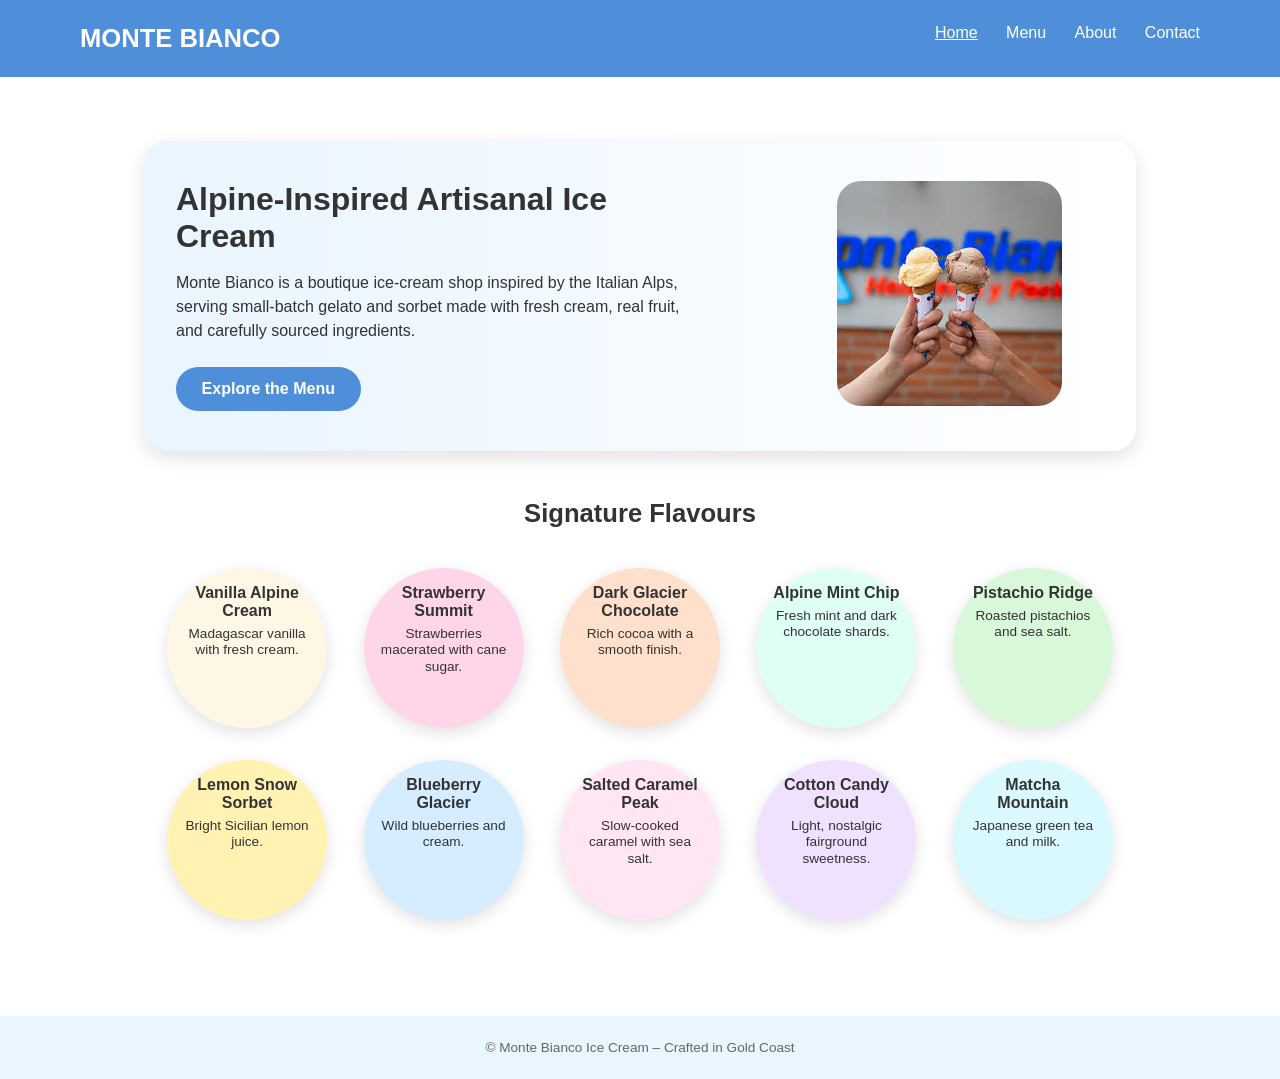
<file: index.html>
<!DOCTYPE html>
<html lang="en">
<head>
  <meta charset="UTF-8">
  <title>Monte Bianco Ice Cream - Home</title>
  <link rel="stylesheet" href="css/style.css">
</head>
<body>

<header class="site-header">
  <div class="site-header-inner">
    <div class="site-title">MONTE BIANCO</div>
    <nav class="main-nav" aria-label="Main navigation">
      <ul>
        <li><a href="index.html" aria-current="page">Home</a></li>
        <li><a href="menu.html">Menu</a></li>
        <li><a href="about.html">About</a></li>
        <li><a href="contact.html">Contact</a></li>
      </ul>
    </nav>
  </div>
</header>

<main class="page-wrapper">

  <section class="hero">
    <div class="hero-inner">
      <h1>Alpine‑Inspired Artisanal Ice Cream</h1>
      <p>
        Monte Bianco is a boutique ice‑cream shop inspired by the Italian Alps, 
        serving small‑batch gelato and sorbet made with fresh cream, real fruit, 
        and carefully sourced ingredients.
      </p>
      <a class="hero-cta" href="menu.html">Explore the Menu</a>
    </div>
    <div class="hero-image">
      <img src="img/hero-monte-bianco.jpg" alt="Scoops of pastel ice cream in waffle cones">
    </div>
  </section>

  <section class="flavour-section" aria-labelledby="signature-flavours">
    <h2 id="signature-flavours">Signature Flavours</h2>
    <div class="flavour-grid">
      <article class="flavour vanilla">
        <h3>Vanilla Alpine Cream</h3>
        <p>Madagascar vanilla with fresh cream.</p>
      </article>
      <article class="flavour strawberry">
        <h3>Strawberry Summit</h3>
        <p>Strawberries macerated with cane sugar.</p>
      </article>
      <article class="flavour chocolate">
        <h3>Dark Glacier Chocolate</h3>
        <p>Rich cocoa with a smooth finish.</p>
      </article>
      <article class="flavour mint">
        <h3>Alpine Mint Chip</h3>
        <p>Fresh mint and dark chocolate shards.</p>
      </article>
      <article class="flavour pistachio">
        <h3>Pistachio Ridge</h3>
        <p>Roasted pistachios and sea salt.</p>
      </article>
      <article class="flavour lemon">
        <h3>Lemon Snow Sorbet</h3>
        <p>Bright Sicilian lemon juice.</p>
      </article>
      <article class="flavour blueberry">
        <h3>Blueberry Glacier</h3>
        <p>Wild blueberries and cream.</p>
      </article>
      <article class="flavour caramel">
        <h3>Salted Caramel Peak</h3>
        <p>Slow‑cooked caramel with sea salt.</p>
      </article>
      <article class="flavour cottoncandy">
        <h3>Cotton Candy Cloud</h3>
        <p>Light, nostalgic fairground sweetness.</p>
      </article>
      <article class="flavour matcha">
        <h3>Matcha Mountain</h3>
        <p>Japanese green tea and milk.</p>
      </article>
    </div>
  </section>

</main>

<footer class="site-footer">
  © Monte Bianco Ice Cream – Crafted in Gold Coast
</footer>

</body>
</html>
</file>
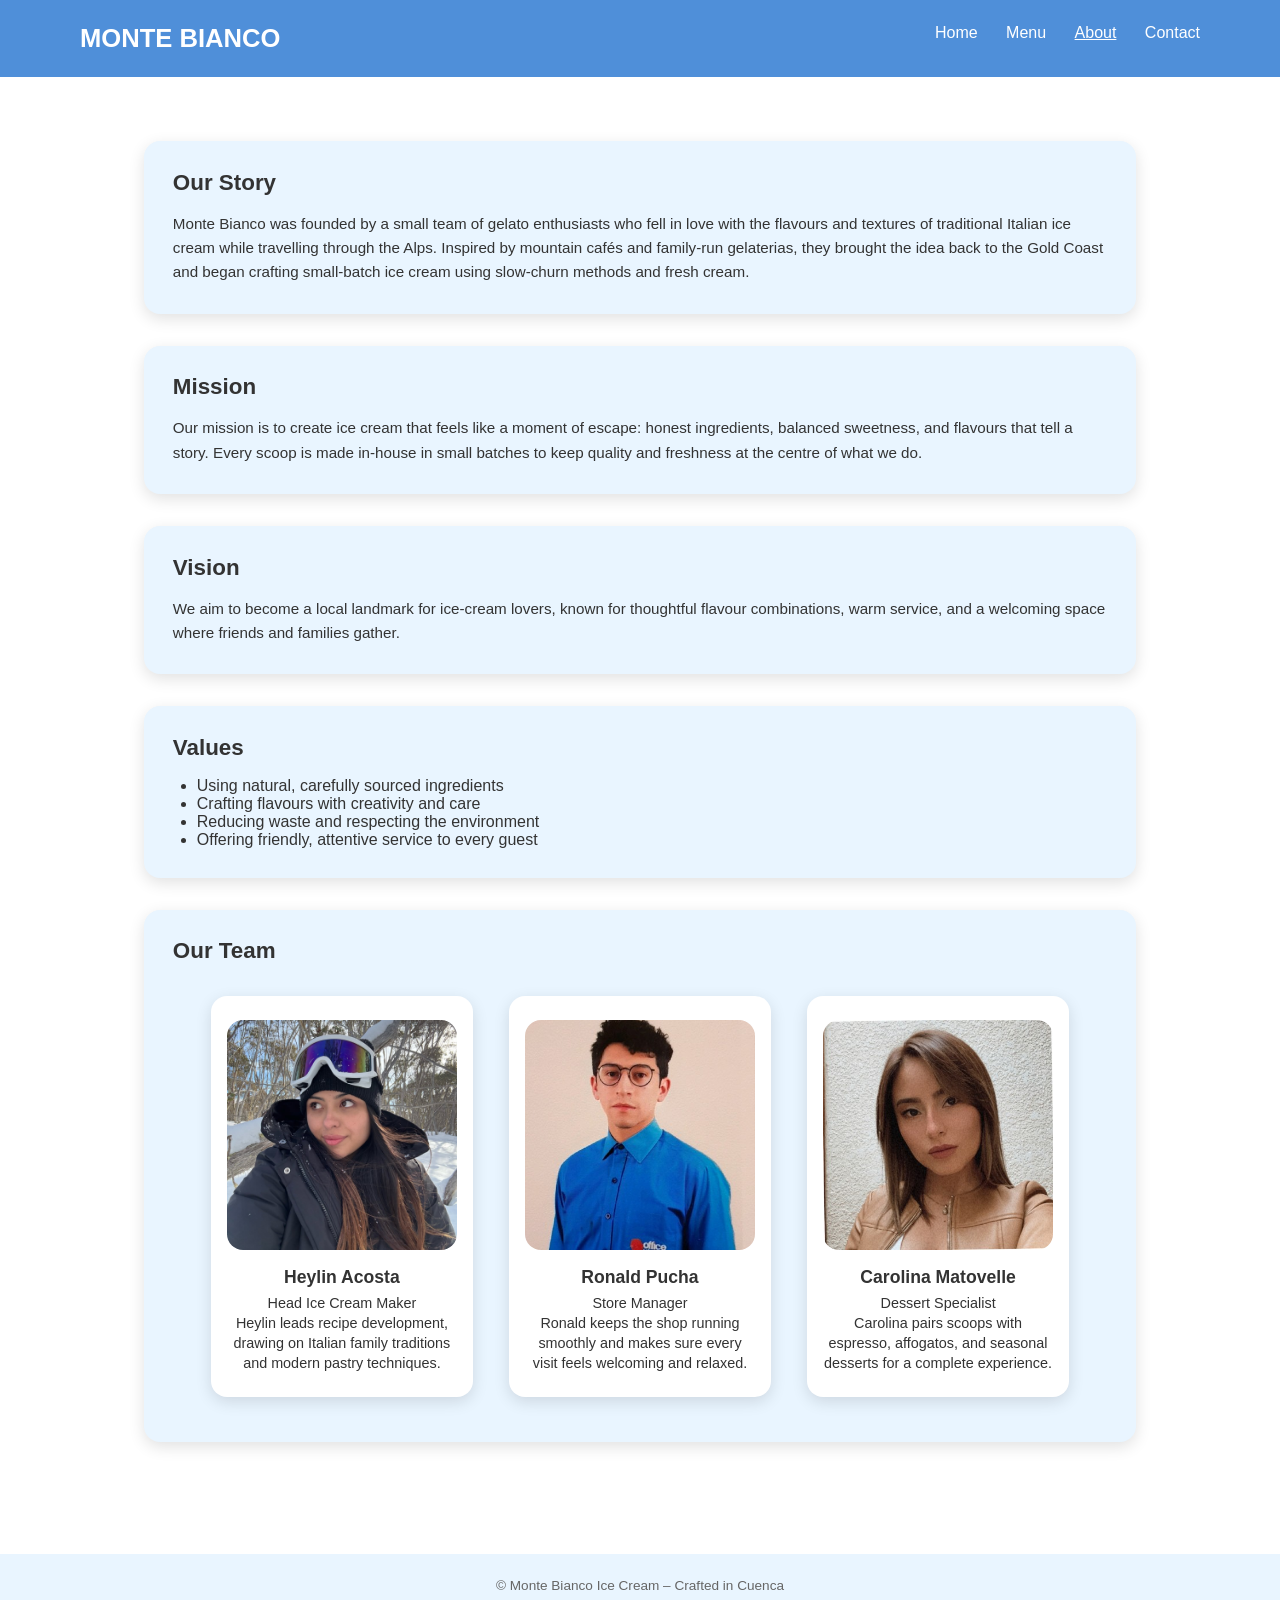
<file: about.html>
<!DOCTYPE html>
<html lang="en">
<head>
  <meta charset="UTF-8">
  <title>Monte Bianco Ice Cream - About</title>
  <link rel="stylesheet" href="css/style.css">
</head>
<body>

<header class="site-header">
  <div class="site-header-inner">
    <div class="site-title">MONTE BIANCO</div>
    <nav class="main-nav" aria-label="Main navigation">
      <ul>
        <li><a href="index.html">Home</a></li>
        <li><a href="menu.html">Menu</a></li>
        <li><a href="about.html" aria-current="page">About</a></li>
        <li><a href="contact.html">Contact</a></li>
      </ul>
    </nav>
  </div>
</header>

<main class="page-wrapper">

  <section class="about-layout">

    <article class="about-block">
      <h2>Our Story</h2>
      <p>
        Monte Bianco was founded by a small team of gelato enthusiasts who fell in love with the 
        flavours and textures of traditional Italian ice cream while travelling through the Alps. 
        Inspired by mountain cafés and family‑run gelaterias, they brought the idea back to the 
        Gold Coast and began crafting small‑batch ice cream using slow‑churn methods and fresh cream.
      </p>
    </article>

    <article class="about-block">
      <h2>Mission</h2>
      <p>
        Our mission is to create ice cream that feels like a moment of escape: honest ingredients, 
        balanced sweetness, and flavours that tell a story. Every scoop is made in‑house in small 
        batches to keep quality and freshness at the centre of what we do.
      </p>
    </article>

    <article class="about-block">
      <h2>Vision</h2>
      <p>
        We aim to become a local landmark for ice‑cream lovers, known for thoughtful flavour 
        combinations, warm service, and a welcoming space where friends and families gather.
      </p>
    </article>

    <article class="about-block">
      <h2>Values</h2>
      <ul>
        <li>Using natural, carefully sourced ingredients</li>
        <li>Crafting flavours with creativity and care</li>
        <li>Reducing waste and respecting the environment</li>
        <li>Offering friendly, attentive service to every guest</li>
      </ul>
    </article>

    <article class="about-block">
      <h2>Our Team</h2>
      <div class="team-grid" aria-label="Team members">
        <div class="team-member">
          <img src="img/team-1.jpg" alt="Head ice cream maker at Monte Bianco">
          <h3>Heylin Acosta</h3>
          <p>Head Ice Cream Maker</p>
          <p>Heylin leads recipe development, drawing on Italian family traditions and modern pastry techniques.</p>
        </div>
        <div class="team-member">
          <img src="img/team-2.jpg" alt="Store manager at Monte Bianco">
          <h3>Ronald Pucha</h3>
          <p>Store Manager</p>
          <p>Ronald keeps the shop running smoothly and makes sure every visit feels welcoming and relaxed.</p>
        </div>
        <div class="team-member">
          <img src="img/team-3.jpg" alt="Barista and dessert specialist at Monte Bianco">
          <h3>Carolina Matovelle</h3>
          <p>Dessert Specialist</p>
          <p>Carolina pairs scoops with espresso, affogatos, and seasonal desserts for a complete experience.</p>
        </div>
      </div>
    </article>

  </section>

</main>

<footer class="site-footer">
  © Monte Bianco Ice Cream – Crafted in Cuenca
</footer>

</body>
</html>
</file>
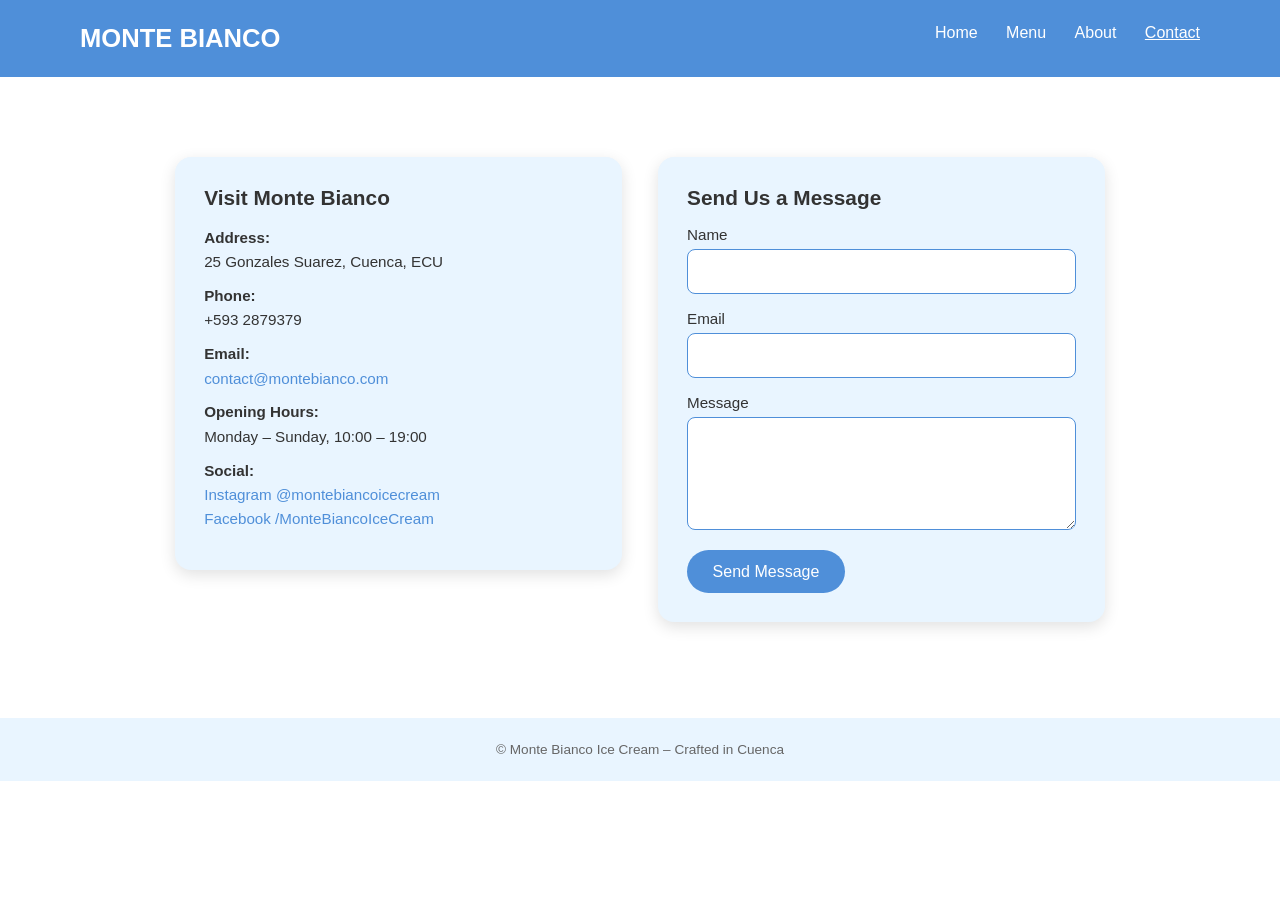
<file: contact.html>
<!DOCTYPE html>
<html lang="en">
<head>
  <meta charset="UTF-8">
  <title>Monte Bianco Ice Cream - Contact</title>
  <link rel="stylesheet" href="css/style.css">
</head>
<body>

<header class="site-header">
  <div class="site-header-inner">
    <div class="site-title">MONTE BIANCO</div>
    <nav class="main-nav" aria-label="Main navigation">
      <ul>
        <li><a href="index.html">Home</a></li>
        <li><a href="menu.html">Menu</a></li>
        <li><a href="about.html">About</a></li>
        <li><a href="contact.html" aria-current="page">Contact</a></li>
      </ul>
    </nav>
  </div>
</header>

<main class="page-wrapper">

  <section class="contact-layout">

    <div class="contact-columns">

      <article class="contact-info">
        <h2>Visit Monte Bianco</h2>
        <p><strong>Address:</strong><br>25 Gonzales Suarez, Cuenca, ECU</p>
        <p><strong>Phone:</strong><br>+593 2879379</p>
        <p><strong>Email:</strong><br><a href="mailto:contact@montebianco.com">contact@montebianco.com</a></p>
        <p><strong>Opening Hours:</strong><br>Monday – Sunday, 10:00 – 19:00</p>
        <p><strong>Social:</strong><br>
          <a href="#">Instagram @montebiancoicecream</a><br>
          <a href="#">Facebook /MonteBiancoIceCream</a>
        </p>
      </article>

      <article class="contact-form-wrapper">
        <h2>Send Us a Message</h2>
        <form class="contact-form" aria-label="Contact form">
          <label for="name">Name</label>
          <input id="name" name="name" type="text" required>

          <label for="email">Email</label>
          <input id="email" name="email" type="email" required>

          <label for="message">Message</label>
          <textarea id="message" name="message" rows="5" required></textarea>

          <button type="submit">Send Message</button>
        </form>
      </article>

    </div>

  </section>

</main>

<footer class="site-footer">
  © Monte Bianco Ice Cream – Crafted in Cuenca
</footer>

</body>
</html>
</file>
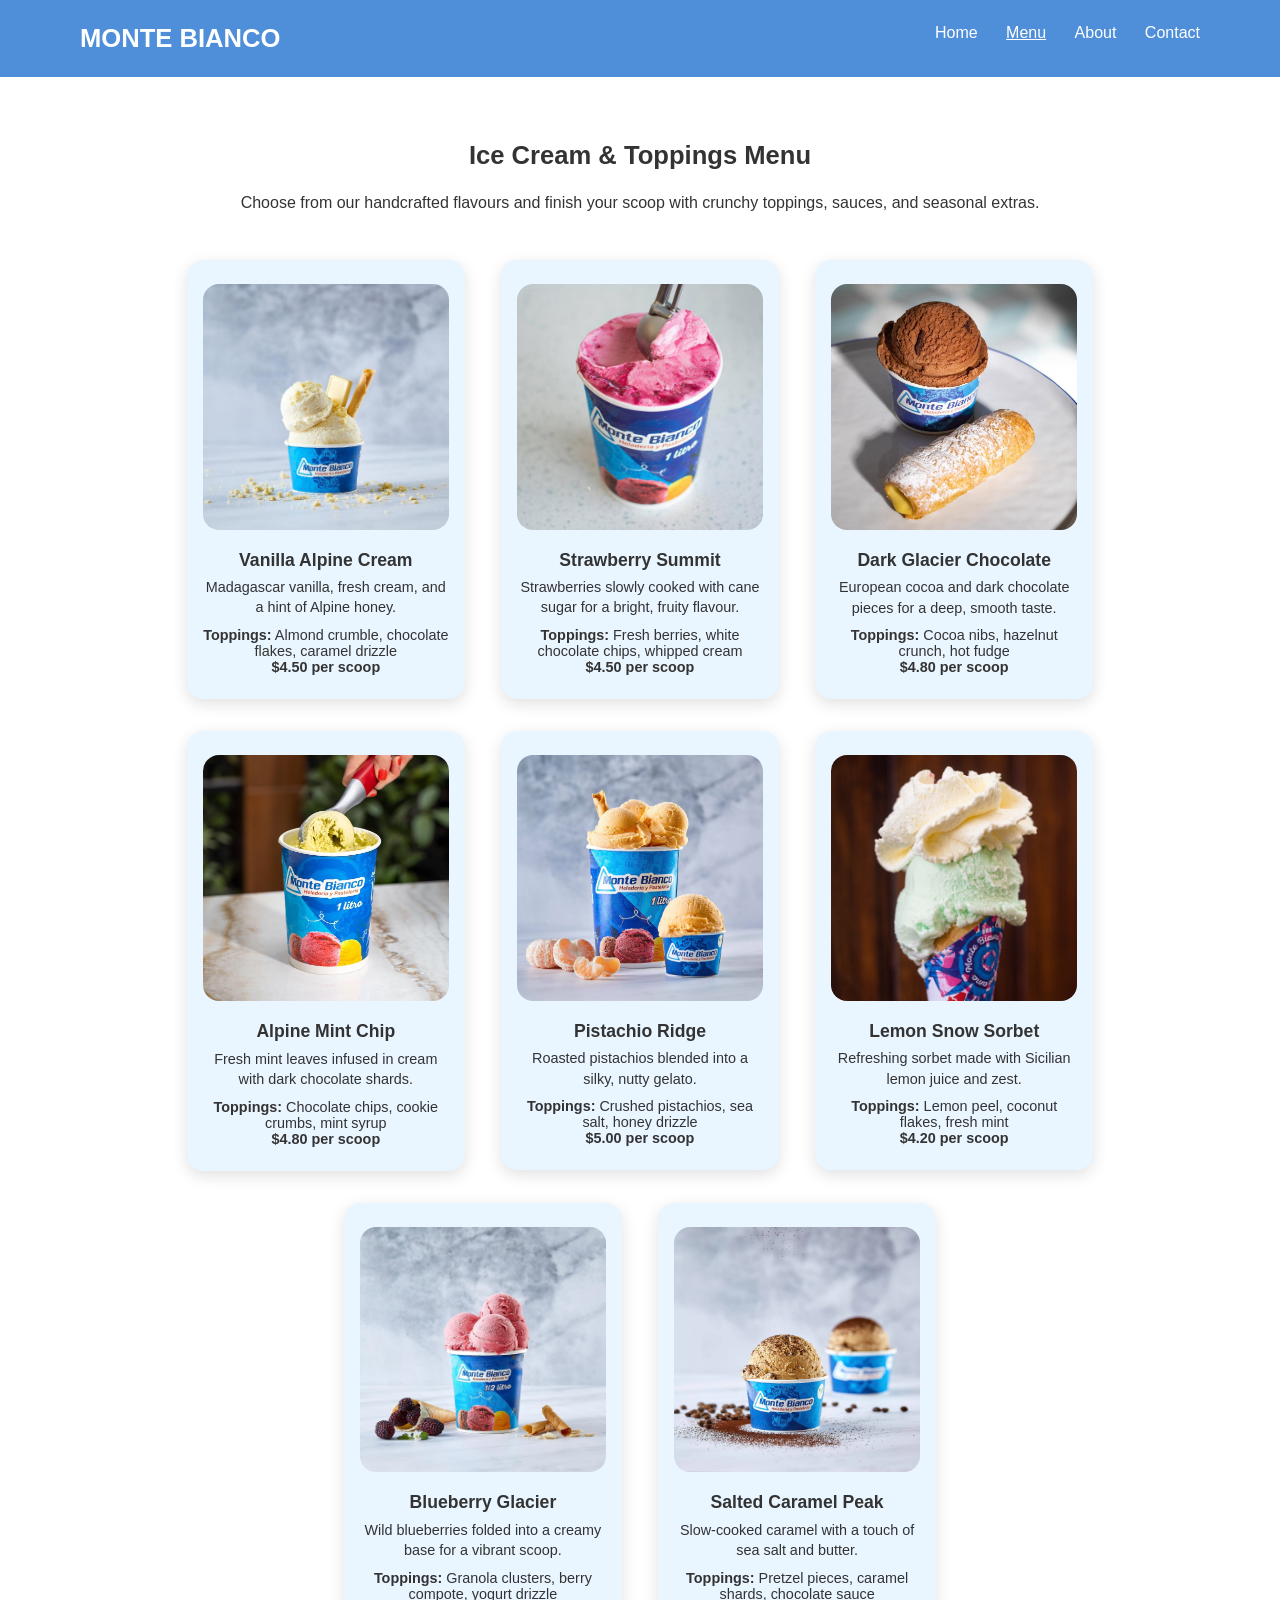
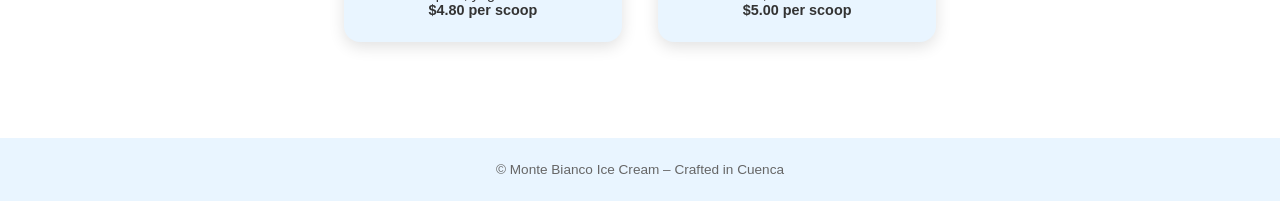
<file: menu.html>
<!DOCTYPE html>
<html lang="en">
<head>
  <meta charset="UTF-8">
  <title>Monte Bianco Ice Cream - Menu</title>
  <link rel="stylesheet" href="css/style.css">
</head>
<body>

<header class="site-header">
  <div class="site-header-inner">
    <div class="site-title">MONTE BIANCO</div>
    <nav class="main-nav" aria-label="Main navigation">
      <ul>
        <li><a href="index.html">Home</a></li>
        <li><a href="menu.html" aria-current="page">Menu</a></li>
        <li><a href="about.html">About</a></li>
        <li><a href="contact.html">Contact</a></li>
      </ul>
    </nav>
  </div>
</header>

<main class="page-wrapper">

  <section class="menu-intro">
    <h1 class="section-title">Ice Cream & Toppings Menu</h1>
    <p>
      Choose from our handcrafted flavours and finish your scoop with crunchy toppings, sauces, and seasonal extras.
    </p>
  </section>

  <section class="menu-grid" aria-label="Ice cream flavours">
    <article class="menu-item">
      <img src="img/flavour-vanilla.jpg" alt="Vanilla ice cream in a waffle cone">
      <h3>Vanilla Alpine Cream</h3>
      <p>Madagascar vanilla, fresh cream, and a hint of Alpine honey.</p>
      <div class="menu-meta">
        <div><strong>Toppings:</strong> Almond crumble, chocolate flakes, caramel drizzle</div>
        <div class="menu-price">$4.50 per scoop</div>
      </div>
    </article>

    <article class="menu-item">
      <img src="img/flavour-strawberry.jpg" alt="Strawberry ice cream with fresh berries">
      <h3>Strawberry Summit</h3>
      <p>Strawberries slowly cooked with cane sugar for a bright, fruity flavour.</p>
      <div class="menu-meta">
        <div><strong>Toppings:</strong> Fresh berries, white chocolate chips, whipped cream</div>
        <div class="menu-price">$4.50 per scoop</div>
      </div>
    </article>

    <article class="menu-item">
      <img src="img/flavour-chocolate.jpg" alt="Dark chocolate ice cream">
      <h3>Dark Glacier Chocolate</h3>
      <p>European cocoa and dark chocolate pieces for a deep, smooth taste.</p>
      <div class="menu-meta">
        <div><strong>Toppings:</strong> Cocoa nibs, hazelnut crunch, hot fudge</div>
        <div class="menu-price">$4.80 per scoop</div>
      </div>
    </article>

    <article class="menu-item">
      <img src="img/flavour-mint.jpg" alt="Mint chocolate chip ice cream">
      <h3>Alpine Mint Chip</h3>
      <p>Fresh mint leaves infused in cream with dark chocolate shards.</p>
      <div class="menu-meta">
        <div><strong>Toppings:</strong> Chocolate chips, cookie crumbs, mint syrup</div>
        <div class="menu-price">$4.80 per scoop</div>
      </div>
    </article>

    <article class="menu-item">
      <img src="img/flavour-pistachio.jpg" alt="Pistachio ice cream">
      <h3>Pistachio Ridge</h3>
      <p>Roasted pistachios blended into a silky, nutty gelato.</p>
      <div class="menu-meta">
        <div><strong>Toppings:</strong> Crushed pistachios, sea salt, honey drizzle</div>
        <div class="menu-price">$5.00 per scoop</div>
      </div>
    </article>

    <article class="menu-item">
      <img src="img/flavour-lemon.jpg" alt="Lemon sorbet">
      <h3>Lemon Snow Sorbet</h3>
      <p>Refreshing sorbet made with Sicilian lemon juice and zest.</p>
      <div class="menu-meta">
        <div><strong>Toppings:</strong> Lemon peel, coconut flakes, fresh mint</div>
        <div class="menu-price">$4.20 per scoop</div>
      </div>
    </article>

    <article class="menu-item">
      <img src="img/flavour-blueberry.jpg" alt="Blueberry ice cream">
      <h3>Blueberry Glacier</h3>
      <p>Wild blueberries folded into a creamy base for a vibrant scoop.</p>
      <div class="menu-meta">
        <div><strong>Toppings:</strong> Granola clusters, berry compote, yogurt drizzle</div>
        <div class="menu-price">$4.80 per scoop</div>
      </div>
    </article>

    <article class="menu-item">
      <img src="img/flavour-caramel.jpg" alt="Salted caramel ice cream">
      <h3>Salted Caramel Peak</h3>
      <p>Slow‑cooked caramel with a touch of sea salt and butter.</p>
      <div class="menu-meta">
        <div><strong>Toppings:</strong> Pretzel pieces, caramel shards, chocolate sauce</div>
        <div class="menu-price">$5.00 per scoop</div>
      </div>
    </article>

  </section>

</main>

<footer class="site-footer">
  © Monte Bianco Ice Cream – Crafted in Cuenca
</footer>

</body>
</html>
</file>
<file: css/style.css>
/* ROOT COLOURS */
:root {
  font-size: 100%;

  /* Brand */
  --blue-main: #cfe9ff;
  --blue-light: #e9f5ff;
  --blue-accent: #4f8fd9;
  --white: #ffffff;
  --grey-text: #333333;
  --shadow: rgba(0, 0, 0, 0.12);

  /* Flavour pastels */
  --pastel-cream: #fff7e6;
  --pastel-pink: #ffd6e8;
  --pastel-blue: #d6ecff;
  --pastel-green: #d9f7d9;
  --pastel-yellow: #fff2b3;
  --pastel-lilac: #f0e1ff;
  --pastel-mint: #e0fff4;
  --pastel-peach: #ffe0cc;
  --pastel-rose: #ffe6f2;
  --pastel-aqua: #d9f9ff;
}

/* RESET */
* {
  margin: 0;
  padding: 0;
  box-sizing: border-box;
}

body {
  font-family: Arial, sans-serif;
  background-color: var(--white);
  color: var(--grey-text);
}

/* HEADER + NAV */
.site-header {
  background-color: var(--blue-accent);
  color: var(--white);
  padding: 1.5rem 5%;
}

.site-header-inner {
  max-width: 70rem;
  margin: 0 auto;
}

.site-title {
  display: inline-block;
  font-size: 1.6rem;
  font-weight: bold;
}

.main-nav {
  display: inline-block;
  float: right;
}

.main-nav ul {
  list-style: none;
}

.main-nav li {
  display: inline-block;
  margin-left: 1.5rem;
}

.main-nav a {
  color: var(--white);
  text-decoration: none;
  font-size: 1rem;
}

.main-nav a:hover,
.main-nav a[aria-current="page"] {
  text-decoration: underline;
}

/* GENERIC LAYOUT */
.page-wrapper {
  max-width: 70rem;
  margin: 0 auto;
  padding: 2rem 5%;
}

/* HERO SECTION (HOME) */
.hero {
  background: linear-gradient(to right, var(--blue-light), var(--white));
  border-radius: 1.5rem;
  padding: 2.5rem 2rem;
  box-shadow: 0 0.4rem 1.2rem var(--shadow);
  margin-top: 2rem;
}

.hero-inner {
  display: inline-block;
  width: 55%;
  vertical-align: top;
  text-align: left;
}

.hero h1 {
  font-size: 2rem;
  margin-bottom: 1rem;
}

.hero p {
  font-size: 1rem;
  line-height: 1.5;
  margin-bottom: 1.5rem;
}

.hero-cta {
  display: inline-block;
  background-color: var(--blue-accent);
  color: var(--white);
  padding: 0.8rem 1.6rem;
  border-radius: 999rem;
  text-decoration: none;
  font-weight: bold;
}

.hero-image {
  display: inline-block;
  width: 40%;
  vertical-align: top;
  text-align: right;
}

.hero-image img {
  max-width: 100%;
  border-radius: 1.5rem;
}

/* FLAVOUR CIRCLES (HOME) */
.flavour-section {
  margin-top: 3rem;
  text-align: center;
}

.flavour-section h2 {
  font-size: 1.6rem;
  margin-bottom: 1.5rem;
}

.flavour-grid {
  text-align: center;
}

.flavour {
  display: inline-block;
  width: 10rem;
  height: 10rem;
  margin: 1rem;
  padding: 1rem;
  border-radius: 50%;
  box-shadow: 0 0.3rem 1rem var(--shadow);
  text-align: center;
  vertical-align: top;
}

.flavour h3 {
  font-size: 1rem;
  margin-bottom: 0.4rem;
}

.flavour p {
  font-size: 0.85rem;
  line-height: 1.2;
}

/* Flavour colours */
.vanilla { background-color: var(--pastel-cream); }
.strawberry { background-color: var(--pastel-pink); }
.chocolate { background-color: var(--pastel-peach); }
.mint { background-color: var(--pastel-mint); }
.pistachio { background-color: var(--pastel-green); }
.lemon { background-color: var(--pastel-yellow); }
.blueberry { background-color: var(--pastel-blue); }
.caramel { background-color: var(--pastel-rose); }
.cottoncandy { background-color: var(--pastel-lilac); }
.matcha { background-color: var(--pastel-aqua); }

/* SECTION TITLES */
.section-title {
  font-size: 1.6rem;
  margin-bottom: 1.5rem;
  text-align: center;
}

/* MENU PAGE */
.menu-intro {
  text-align: center;
  margin-top: 2rem;
  margin-bottom: 2rem;
}

.menu-grid {
  text-align: center;
}

.menu-item {
  display: inline-block;
  width: 28%;
  min-width: 12rem;
  margin: 1rem;
  background-color: var(--blue-light);
  border-radius: 1rem;
  box-shadow: 0 0.3rem 1rem var(--shadow);
  padding: 1.5rem 1rem;
  vertical-align: top;
}

.menu-item img {
  width: 100%;
  border-radius: 1rem;
  margin-bottom: 1rem;
}

.menu-item h3 {
  font-size: 1.1rem;
  margin-bottom: 0.4rem;
}

.menu-item p {
  font-size: 0.9rem;
  line-height: 1.4;
}

.menu-meta {
  margin-top: 0.6rem;
  font-size: 0.9rem;
}

.menu-price {
  font-weight: bold;
}

/* ABOUT PAGE */
.about-layout {
  margin-top: 2rem;
}

.about-block {
  background-color: var(--blue-light);
  border-radius: 1rem;
  padding: 1.8rem;
  box-shadow: 0 0.3rem 1rem var(--shadow);
  margin-bottom: 2rem;
}

.about-block h2 {
  font-size: 1.4rem;
  margin-bottom: 1rem;
}

.about-block p {
  font-size: 0.95rem;
  line-height: 1.6;
}

.about-block ul {
  margin-top: 0.8rem;
  padding-left: 1.5rem;
}

.team-grid {
  text-align: center;
}

.team-member {
  display: inline-block;
  width: 28%;
  min-width: 12rem;
  margin: 1rem;
  background-color: var(--white);
  border-radius: 1rem;
  box-shadow: 0 0.3rem 1rem var(--shadow);
  padding: 1.5rem 1rem;
  vertical-align: top;
}

.team-member img {
  width: 100%;
  border-radius: 1rem;
  margin-bottom: 0.8rem;
}

.team-member h3 {
  font-size: 1.1rem;
  margin-bottom: 0.3rem;
}

.team-member p {
  font-size: 0.9rem;
  line-height: 1.4;
}

/* CONTACT PAGE */
.contact-layout {
  margin-top: 2rem;
}

.contact-columns {
  text-align: center;
}

.contact-info,
.contact-form-wrapper {
  display: inline-block;
  width: 45%;
  min-width: 14rem;
  margin: 1rem;
  vertical-align: top;
}

.contact-info {
  background-color: var(--blue-light);
  border-radius: 1rem;
  padding: 1.8rem;
  box-shadow: 0 0.3rem 1rem var(--shadow);
  text-align: left;
}

.contact-info h2 {
  font-size: 1.3rem;
  margin-bottom: 1rem;
}

.contact-info p {
  font-size: 0.95rem;
  line-height: 1.6;
  margin-bottom: 0.6rem;
}

.contact-info a {
  color: var(--blue-accent);
  text-decoration: none;
}

.contact-info a:hover {
  text-decoration: underline;
}

.contact-form-wrapper {
  background-color: var(--blue-light);
  border-radius: 1rem;
  padding: 1.8rem;
  box-shadow: 0 0.3rem 1rem var(--shadow);
  text-align: left;
}

.contact-form-wrapper h2 {
  font-size: 1.3rem;
  margin-bottom: 1rem;
}

.contact-form label {
  display: block;
  font-size: 0.95rem;
  margin-bottom: 0.4rem;
}

.contact-form input,
.contact-form textarea {
  width: 100%;
  padding: 0.8rem;
  margin-bottom: 1rem;
  border-radius: 0.5rem;
  border: 0.1rem solid var(--blue-accent);
  font-family: inherit;
  font-size: 0.95rem;
}

.contact-form button {
  background-color: var(--blue-accent);
  color: var(--white);
  border: none;
  padding: 0.8rem 1.6rem;
  border-radius: 999rem;
  cursor: pointer;
  font-size: 1rem;
}
/* FOOTER */
.site-footer {
  margin-top: 3rem;
  padding: 1.5rem 5%;
  text-align: center;
  font-size: 0.85rem;
  color: #666666;
  background-color: var(--blue-light);
}
</file>
